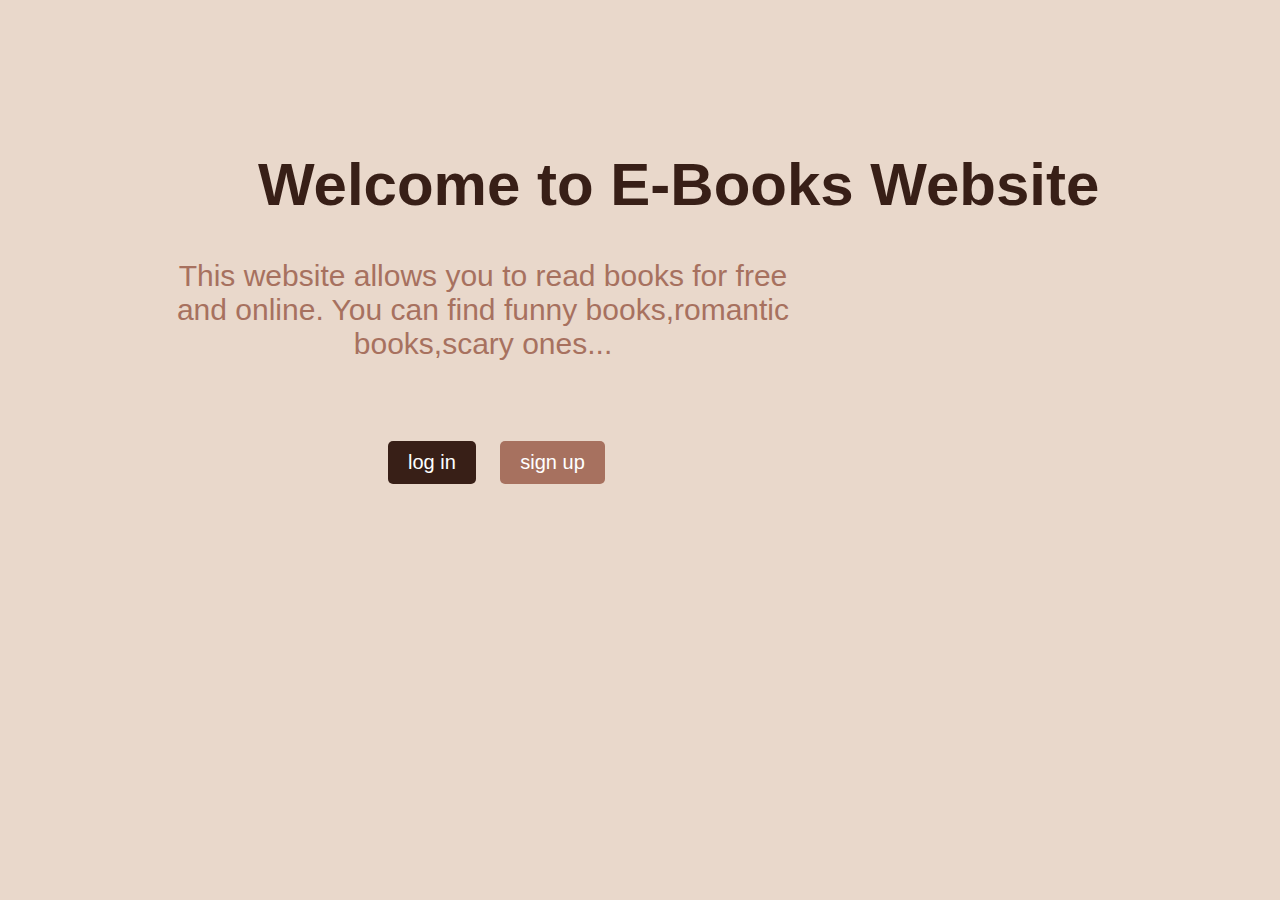
<file: index.html>
<!DOCTYPE html>
<html lang="en">
<head>
    <meta charset="UTF-8">
    <meta name="viewport" content="width=device-width, initial-scale=1.0">
    <title>E-book</title>
    <link rel="stylesheet" href="style.css">
</head>
<body>
    <h1>Welcome to E-Books Website</h1>
    <p id="par">This website allows you to read books for free and online. You can find funny books,romantic books,scary ones...</p>

<button class="logi" id="loginForm">log in</button>
<button class="sign" id="sign">sign up</button>

<script>
    document.getElementById("loginForm").addEventListener("click", function(event) {
        event.preventDefault();
        window.location.href = "login.html";
    });
    document.getElementById("sign").addEventListener("click", function(event) {
        event.preventDefault();
        window.location.href = "sign.html";
    });
</script>
    
</body>
</html>
</file>
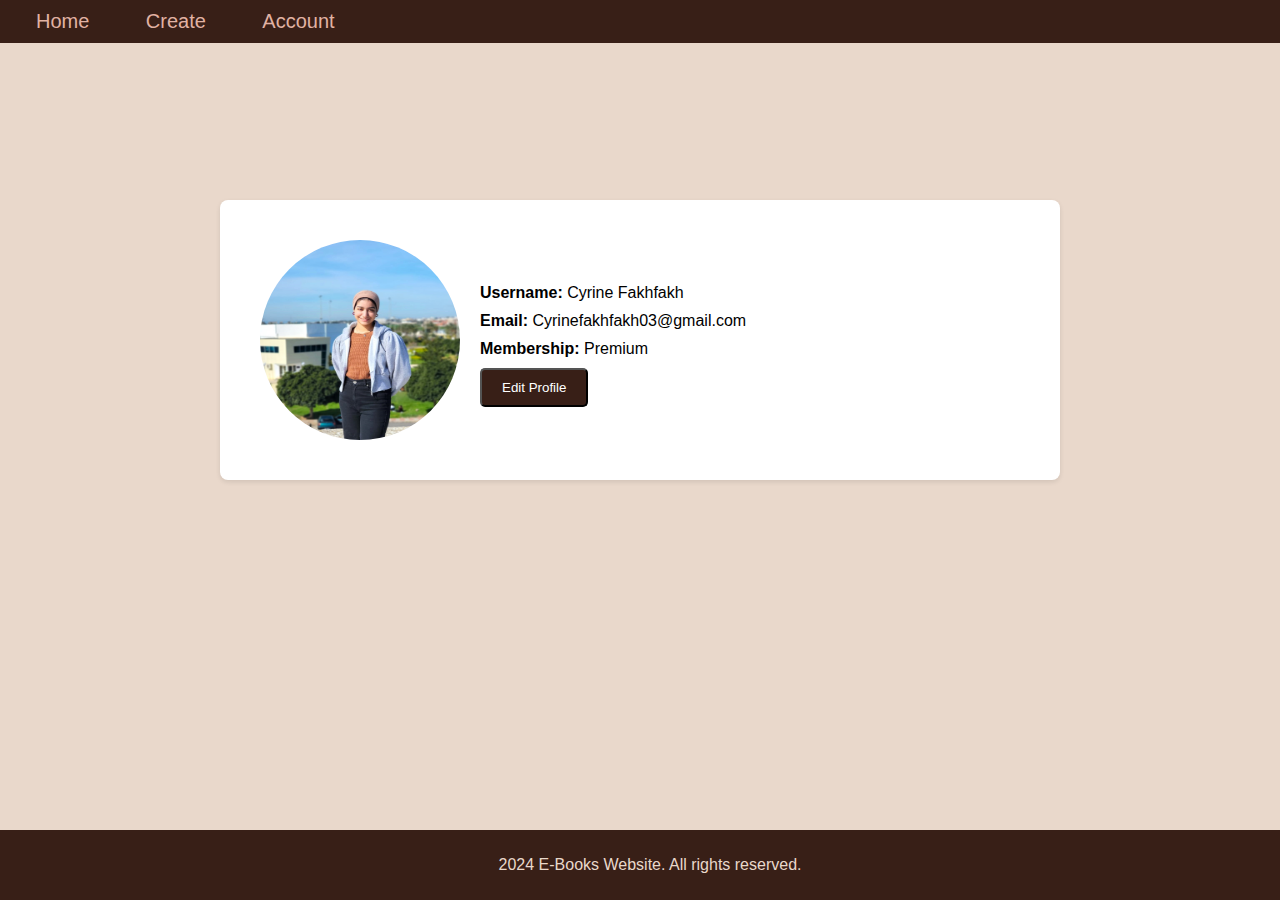
<file: account.html>
<!DOCTYPE html>
<html lang="en">
<head>
    <meta charset="UTF-8">
    <meta name="viewport" content="width=device-width, initial-scale=1.0">
    <title>My Account</title>
    <link rel="stylesheet" href="count.css">
</head>
<body>
  
    
    <nav class="main-nav">
        <a href="main.html">Home</a>
        <a href="mybook.html">Create</a>
        <a href="account.html" class="active">Account</a>
    </nav>
    
    <main class="main-content">
        <section class="account-info">
            <img src="photos/user.jpg" alt="User Profile Picture" class="profile-pic">
            <div class="info">
                <p><strong>Username:</strong> Cyrine Fakhfakh</p>
                <p><strong>Email:</strong> Cyrinefakhfakh03@gmail.com</p>
                <p><strong>Membership:</strong> Premium</p>
                <button class="btn edit-profile">Edit Profile</button>
            </div>
        </section>
    </main>
    
    <footer class="main-footer">
        <p>2024 E-Books Website. All rights reserved.</p>
    </footer>
</body>
</html>
</file>
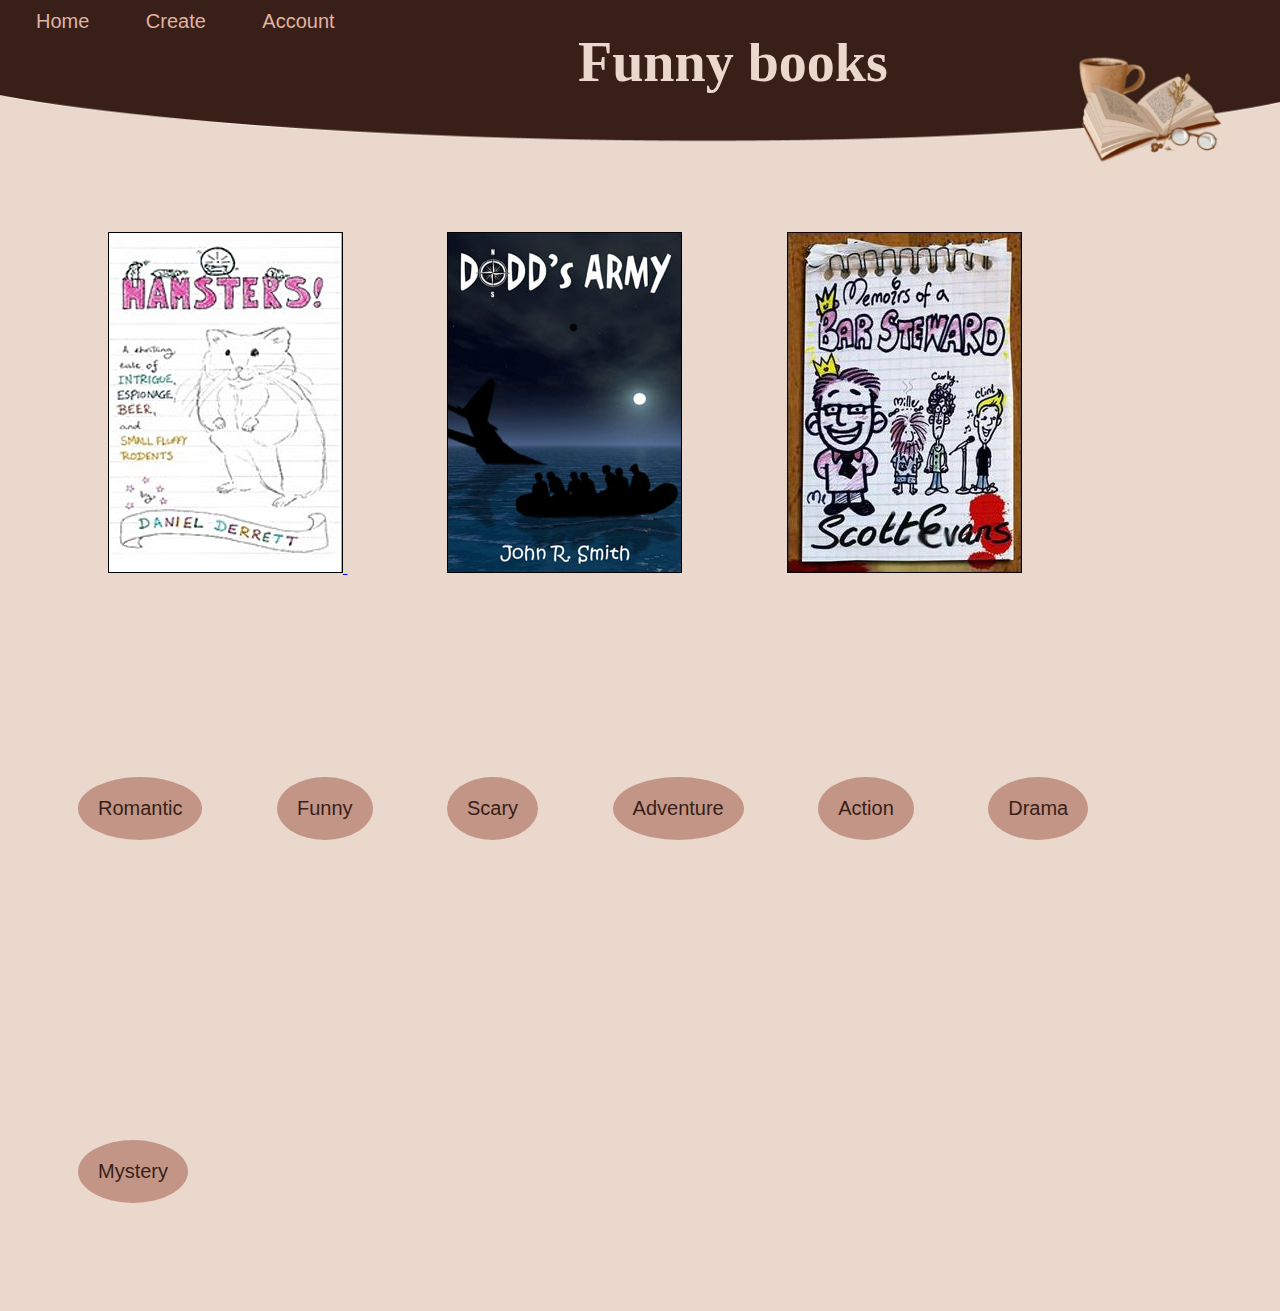
<file: funny.html>
<!DOCTYPE html>
<html lang="en">
<head>
    <meta charset="UTF-8">
    <meta name="viewport" content="width=device-width, initial-scale=1.0">
    <link rel="stylesheet" href="funny.css">
    <title>funny books</title>
</head>

<body>

    <nav>
        <a href="main.html">Home</a>
        <a href="mybook.html">Create</a>
        <a href="account.html">Account</a>
        
       
    </nav>
   
   
    <h1>Funny books</h1>


    <a href="Hamsters-obooko-hum0017.pdf">
        <img src="photos/hamsters-derrett.jpg" alt = "hamster" >
    </a>
    <a href="DoddsArmy-obooko-adv0020.pdf">
        <img src="photos/dodds.jpg" alt = "dodds" ></a>
    <a href="BarSteward-obooko-hum0023.pdf">
        <img src="photos/bar-steward-evans.jpg" >
    </a>

</a>

</div>
    <div class="type">
   
    <button id="romantic">Romantic</button> 
    <button id="funny" >Funny</button>
    <button id="scary">Scary</button>
    <button id="adventure">Adventure</button>
    <button id="action">Action</button>
    <button id="drama">Drama</button>
    <button id="mystery">Mystery</button>

</div>

<script>

document.getElementById('romantic').addEventListener('click', function(event) {
    event.preventDefault();
    window.location.href='romantic.html';
});
document.getElementById('scary').addEventListener('click', function(event) {
    event.preventDefault();
    window.location.href='scary.html';
});
document.getElementById('adventure').addEventListener('click', function(event) {
    event.preventDefault();
    window.location.href='adventure.html';
});

</script>

</body>
</html>
</file>
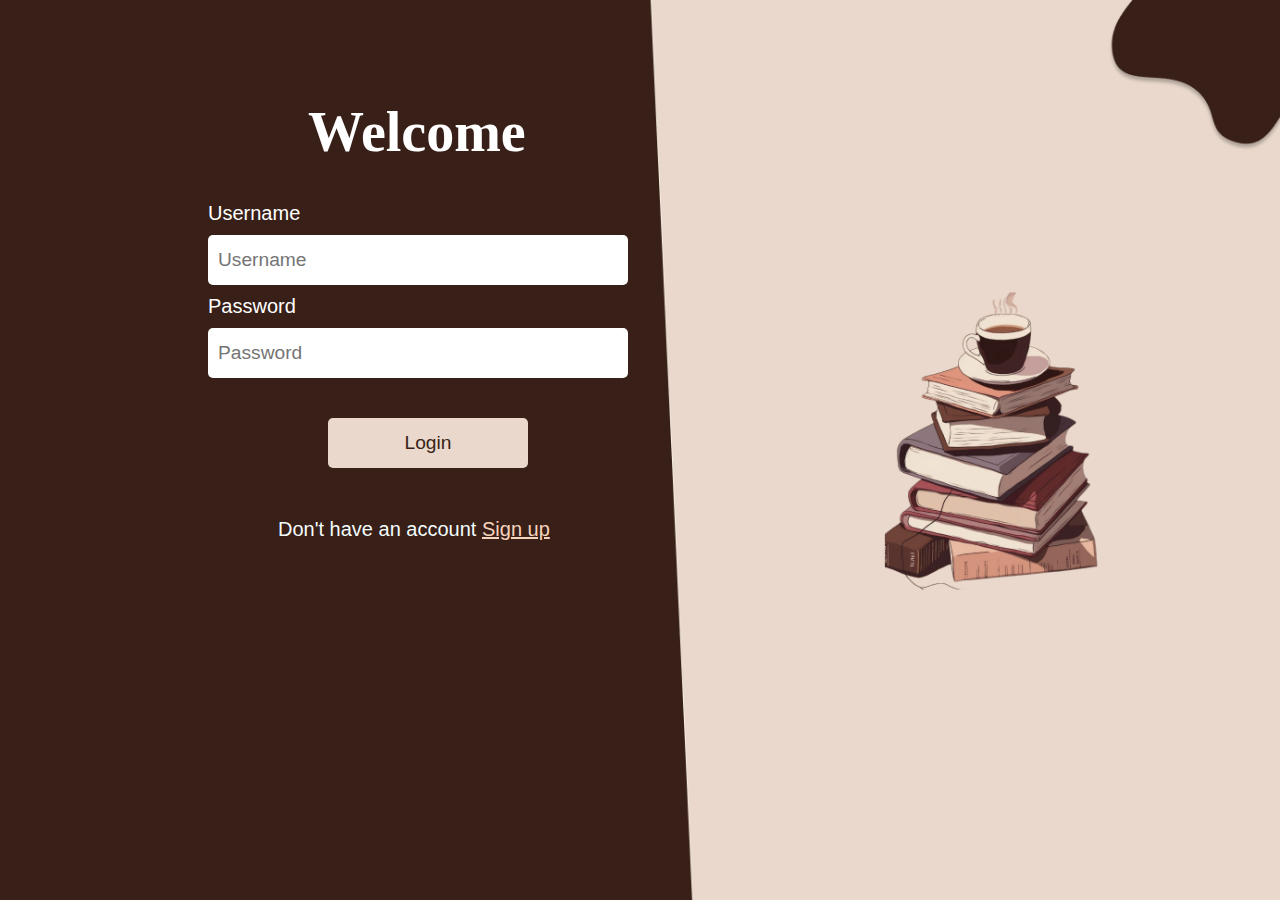
<file: login.html>
<!DOCTYPE html>
<html lang="en">
<head>
    
    <link rel="stylesheet" href="login.css">
    <title>Login</title>
</head>
<body>
    <h1>Welcome</h1>
    <form action="login.php" method="post" id="loginForm">
        <label for="username">Username</label>
        <br>
        
        <input type="text" name="username" placeholder="Username" required >
        <br>
        <label for="password">Password</label>
        <br> 
        <input type="password" name="password" placeholder="Password" required>
        <br>
        <button type="submit">Login</button>
    </form>
    <p>Don't have an account <a href="sign.html">Sign up</a></p>
    
    <script>
        document.addEventListener("DOMContentLoaded", function() {
            document.getElementById("loginForm").addEventListener("submit", function(event) {
                event.preventDefault();
                window.location.href = "main.html";
            });
        });
    </script>
</body>
</html>
</file>
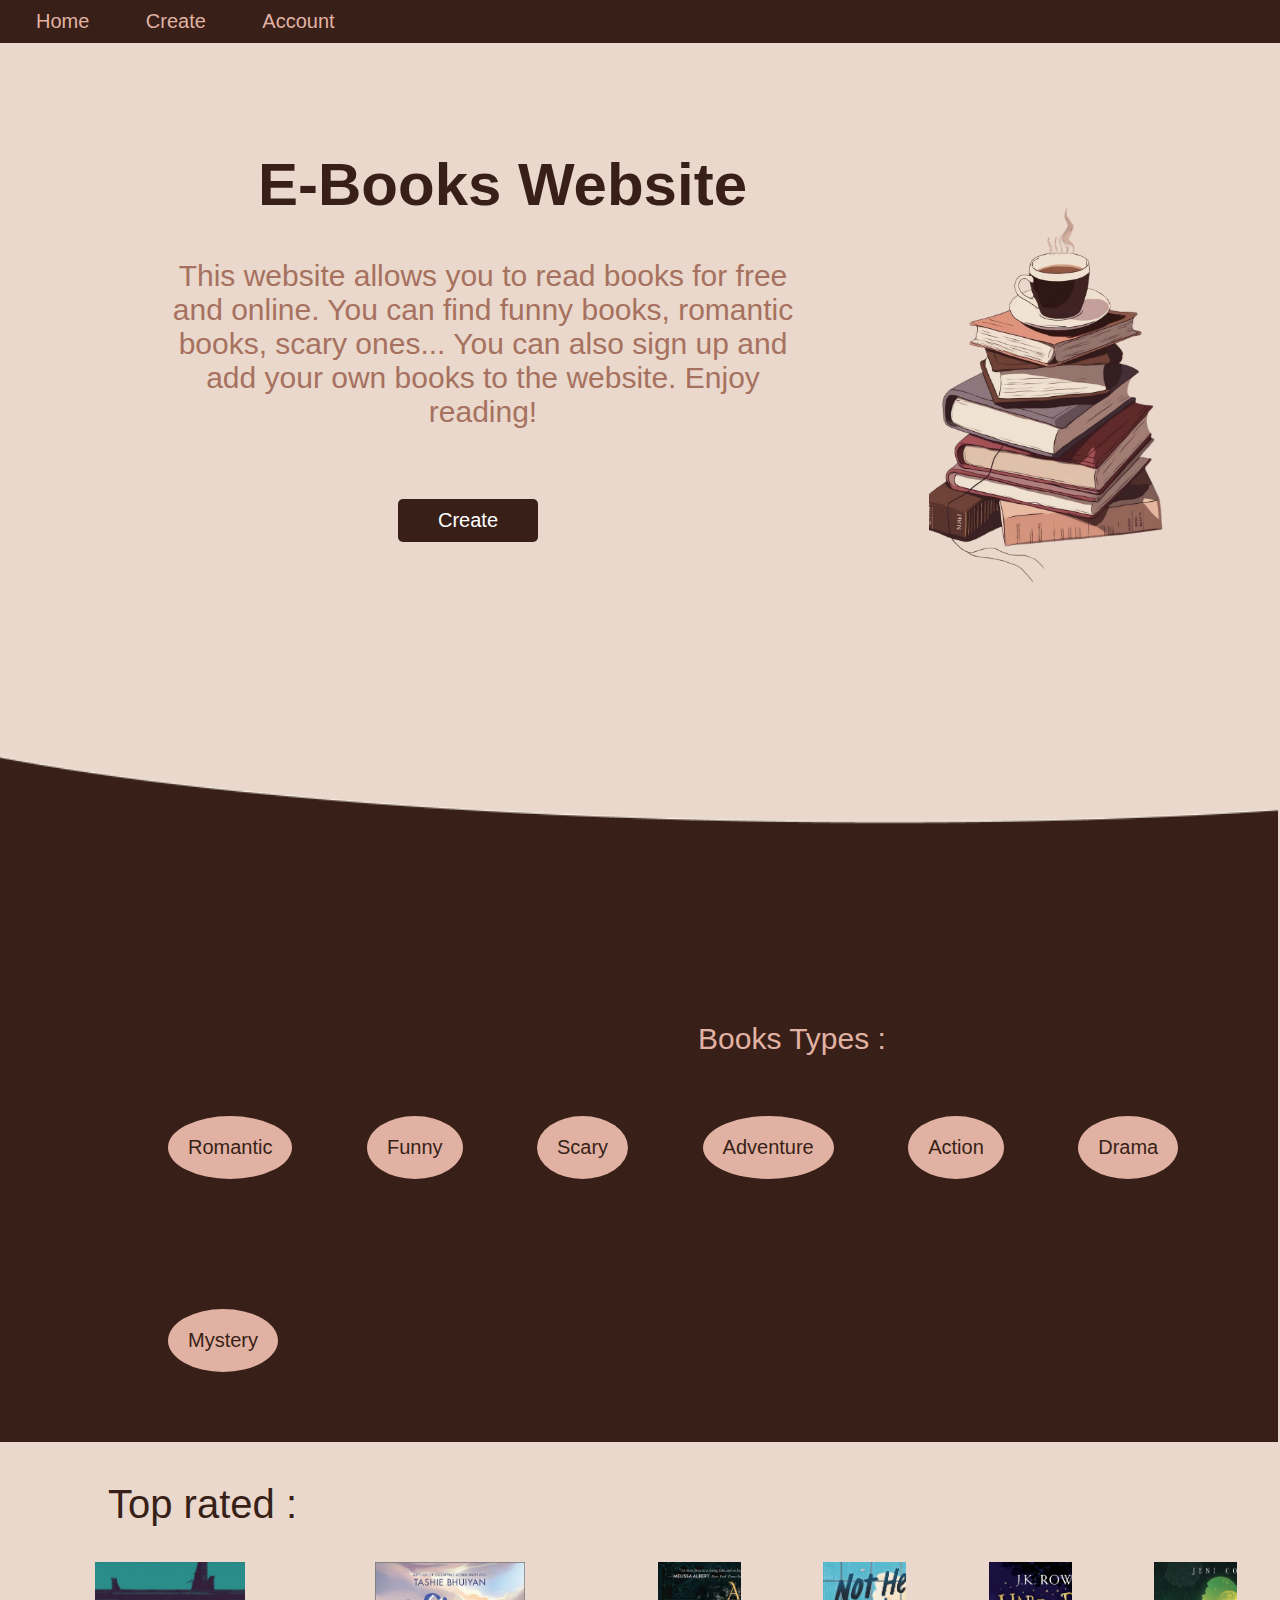
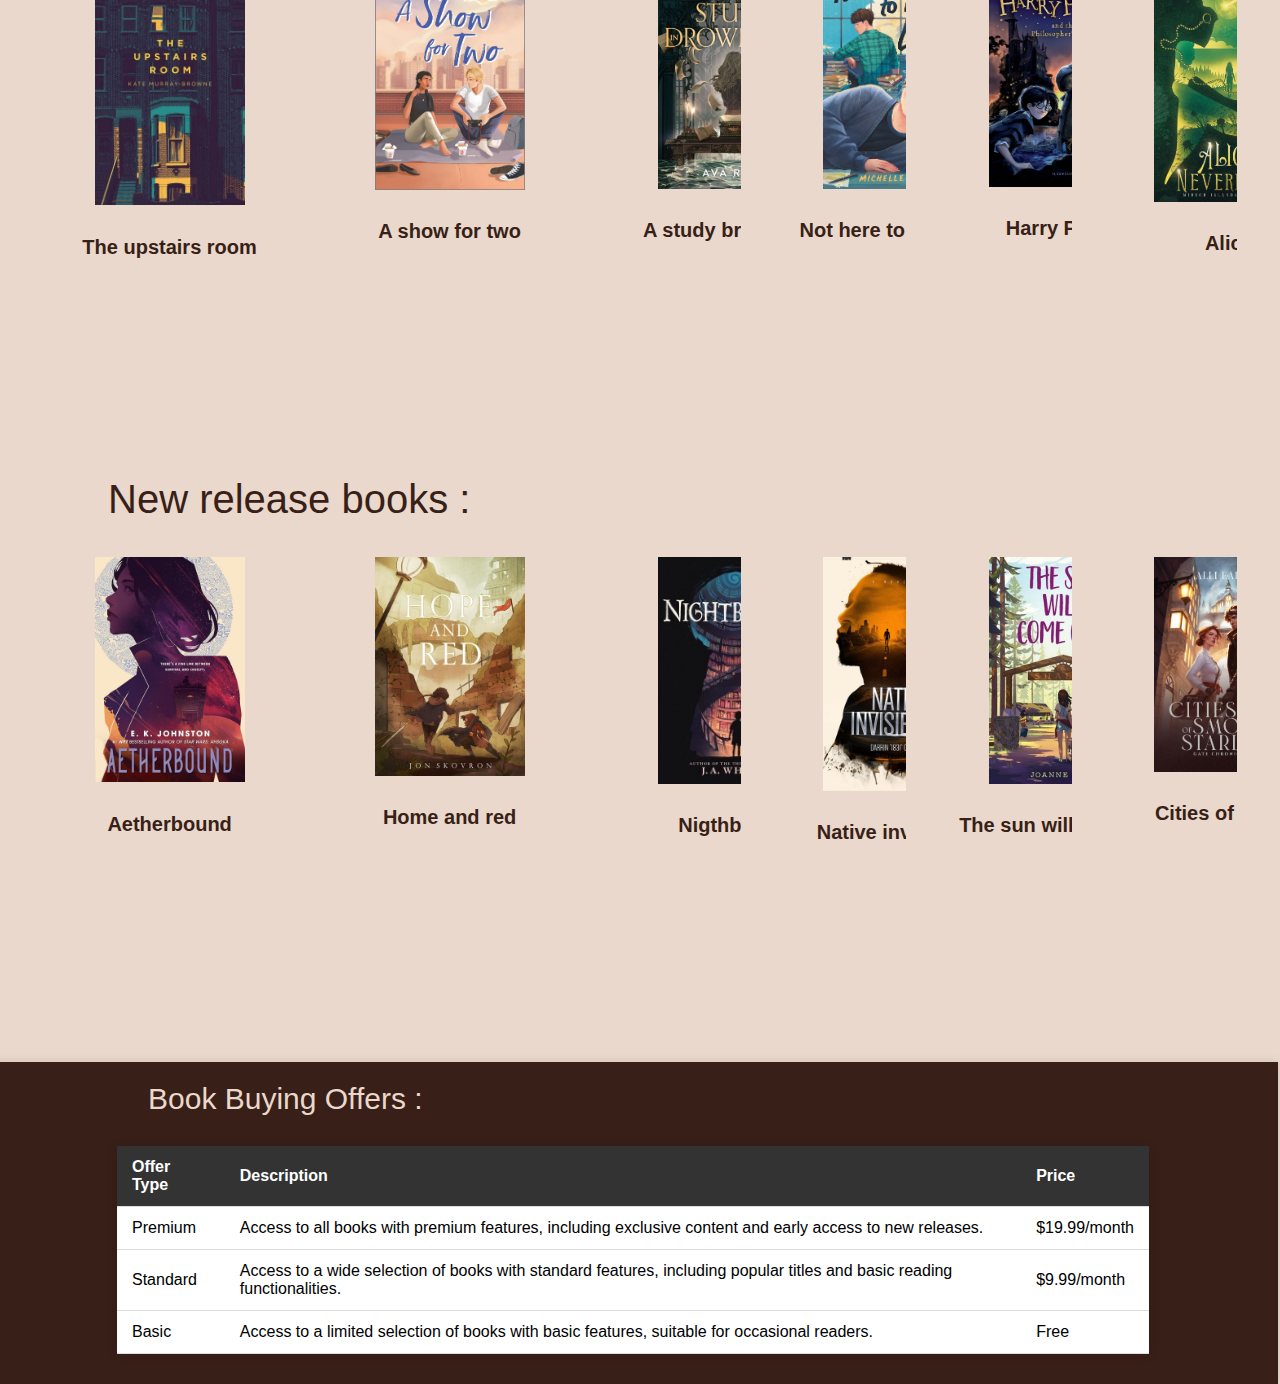
<file: main.html>
<!DOCTYPE html>
<html lang="en">
<head>
    
    <link rel="stylesheet" href="style.css">
    <title>e-book</title>
</head>
<body>
    
    <nav>
        <a href="main.html">Home</a>
        <a href="mybook.html">Create</a>
        <a href="account.html">Account</a>
        
       
    </nav>
    
    <div id="main">
        
        <h1>E-Books Website</h1>
        <p id="par">This website allows you to read books for free and online. You can find funny books, romantic books, scary ones... You can also sign up and add your own books to the website. Enjoy reading!</p>
        <button class="create" id="create">Create</button>
        <div class="content-wrapper">
            <img src="photos/booksandcoffe.png" width="20%" class="book-image"> 
        </div>
           
       
    </div>
    
    <div class="types">
        
    
        <p id="bookstype">Books Types :</p>

        <div class="type">
        
            <button id="romantic">Romantic</button>
            <button id="funny" >Funny</button>
            <button id="scary">Scary</button>
            <button id="adventure">Adventure</button>
            <button id="action">Action</button>
            <button id="drama">Drama</button>
            <button id="mystery">Mystery</button>

        </div>

    </div>

<p id="top">Top rated :</p>
    <div class="box">
        
        
        <div class="card">
            <div class="img">
                <img src="photos/book1.jpeg" width="60%">
                <div class="tag">
                    <h4>The upstairs room</h4>
                </div>

            </div>
        </div>
    
        <div class="card">
            <div class="img">
                <img src="photos/book2.jpeg" width="60%">
                <div class="tag">
                    <h4>A show for two</h4>
                </div>

            </div>
        </div>

        <div class="box">
            <div class="card">
                <div class="img">
                    <img src="photos/book3.jpeg" width="60%" >
                    <div class="tag">
                        <h4>A study browningg</h4>
                    </div>
    
                </div>
            </div>
        </div>
        
        <div class="box">
            <div class="card">
                <div class="img">
                    <img src="photos/book6.jpeg" width="60%">
                    <div class="tag">
                        <h4>Not here to be likedd</h4>
                    </div>
    
                </div>
            </div>
        </div>

        <div class="box">
            <div class="card">
                <div class="img">
                    <img src="photos/book5.jpeg" width="60%">
                    <div class="tag">
                        <h4>Harry Potter</h4>
                    </div>
    
                </div>
            </div>
        </div>
        <div class="box">
            <div class="card">
                <div class="img">
                    <img src="photos/book4.jpeg" width="60%">
                    <div class="tag">
                        <h4>Alice</h4>
                    </div>
    
                </div>
            </div>
        </div>




    </div>










<p id="top">New release books :</p>
    <div class="box">
        
        
        <div class="card">
            <div class="img">
                <img src="photos/new (1).jpeg" width="60%">
                <div class="tag">
                    <h4>Aetherbound</h4>
                </div>

            </div>
        </div>
    
        <div class="card">
            <div class="img">
                <img src="photos/new (2).jpeg" width="60%">
                <div class="tag">
                    <h4>Home and red</h4>
                </div>

            </div>
        </div>

        <div class="box">
            <div class="card">
                <div class="img">
                    <img src="photos/new (3).jpeg" width="60%" >
                    <div class="tag">
                        <h4>Nigthbooks</h4>
                    </div>
    
                </div>
            </div>
        </div>

         <div class="box">
            <div class="card">
                <div class="img">
                    <img src="photos/new6.jpeg" width="60%">
                    <div class="tag">
                        <h4>Native invisibility</h4>
                    </div>
    
                </div>
            </div>
        </div>

        <div class="box">
            <div class="card">
                <div class="img">
                    <img src="photos/new (4).jpeg" width="60%">
                    <div class="tag">
                        <h4>The sun will come out</h4>
                    </div>
    
                </div>
            </div>
        </div>

        <div class="box">
            <div class="card">
                <div class="img">
                    <img src="photos/new (5).jpeg" width="60%">
                    <div class="tag">
                        <h4>Cities of smoke</h4>
                    </div>
    
                </div>
            </div>
        </div>
       
        


    </div>







<footer>
    <p id="Offer">Book Buying Offers :</p>

    <table>
        <thead>
            <tr>
                <th>Offer Type</th>
                <th>Description</th>
                <th>Price</th>
            </tr>
        </thead>
        <tbody>
            <tr>
                <td>Premium</td>
                <td>Access to all books with premium features, including exclusive content and early access to new releases.</td>
                <td>$19.99/month</td>
            </tr>
            <tr>
                <td>Standard</td>
                <td>Access to a wide selection of books with standard features, including popular titles and basic reading functionalities.</td>
                <td>$9.99/month</td>
            </tr>
            <tr>
                <td>Basic</td>
                <td>Access to a limited selection of books with basic features, suitable for occasional readers.</td>
                <td>Free</td>
            </tr>
        </tbody>
    </table>


</footer>

 

    
    <script>
        document.getElementById('create').addEventListener('click', function(event) {
            event.preventDefault();
            window.location.href='mybook.html';
        });
        
        document.getElementById('funny').addEventListener('click', function(event) {
            event.preventDefault();
            window.location.href='funny.html';
        });
        document.getElementById('romantic').addEventListener('click', function(event) {
            event.preventDefault();
            window.location.href='romantic.html';
        });
        document.getElementById('scary').addEventListener('click', function(event) {
            event.preventDefault();
            window.location.href='scary.html';
        });
        document.getElementById('adventure').addEventListener('click', function(event) {
            event.preventDefault();
            window.location.href='adventure.html';
        });
    
    
        

    </script>


    
</body>
</html>
</file>
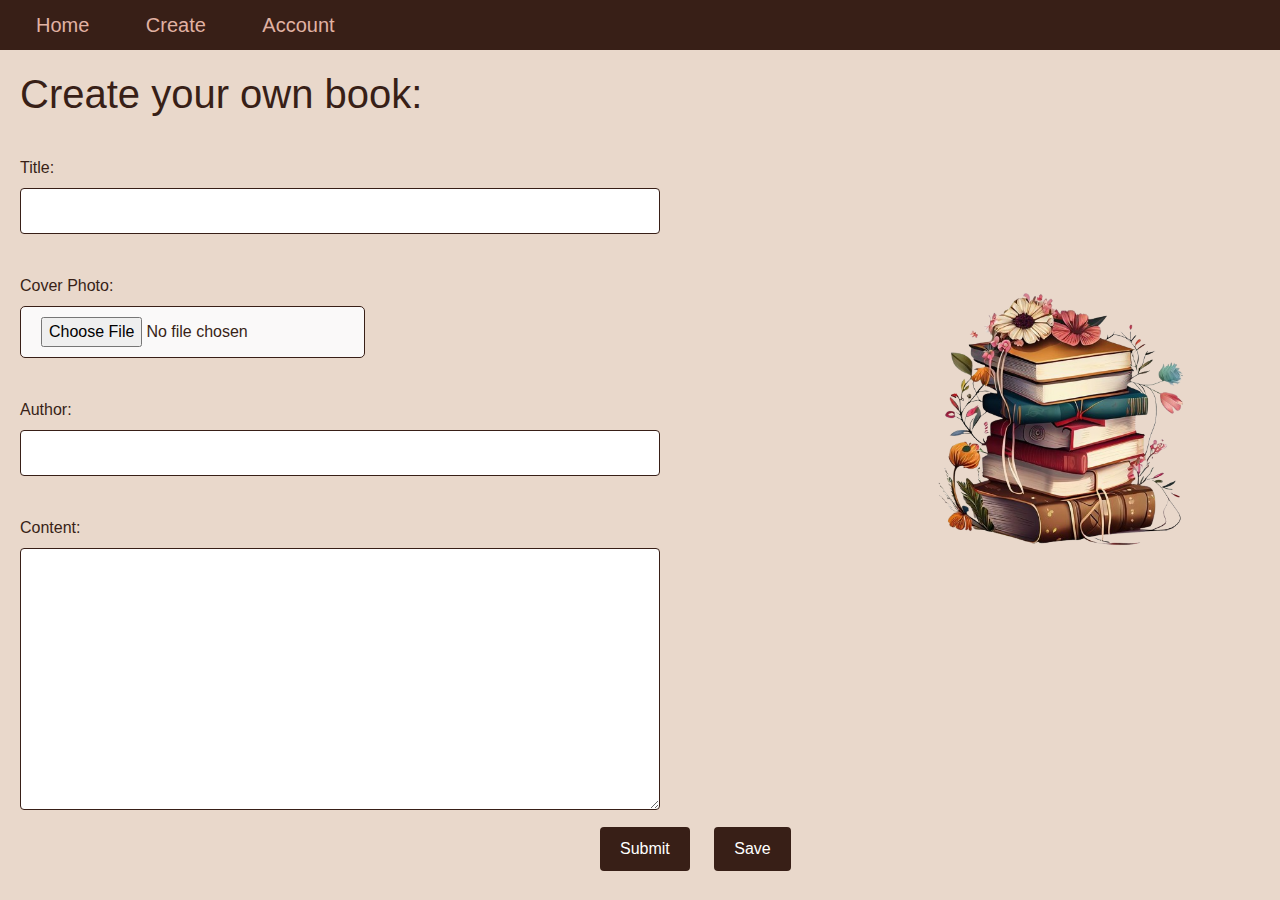
<file: mybook.html>
<!DOCTYPE html>
<html lang="en">
<head>
    <meta charset="UTF-8">
    <meta name="viewport" content="width=device-width, initial-scale=1.0">
    <!-- CSS only -->   
    <link rel="stylesheet" href="https://stackpath.bootstrapcdn.com/bootstrap/4.5.2/css/bootstrap.min.css">
    <link rel="stylesheet" href="mybook.css">
    <title>Document</title>
</head>
<body>
    <nav>
        <a href="main.html">Home</a>
        <a href="mybook.html">Create</a>
        <a href="account.html">Account</a>
    </nav>
    <h1>Create your own book:</h1>
    <form action="submit_book.php" method="POST">
        <label for="title">Title:</label><br>
        <input type="text" id="title" name="title" required>
        <br>
        <label for="photo">Cover Photo:</label><br>
        <input type="file" id="photo" name="photo" >

        <br>
        <label for="author">Author:</label><br>
        <input type="text" id="author" name="author" required><br>
        <label for="content">Content:</label><br>
        <textarea id="content" name="content" rows="10" required></textarea><br>
        <button type="submit">Submit</button>
        <button type="save" id="save">Save</button>
    </form>
    <div class="content-wrapper">
        <img src="photos/flowerbooks.png" width="20%" class="book-image">
    </div>
    
</body>
</html>
</file>
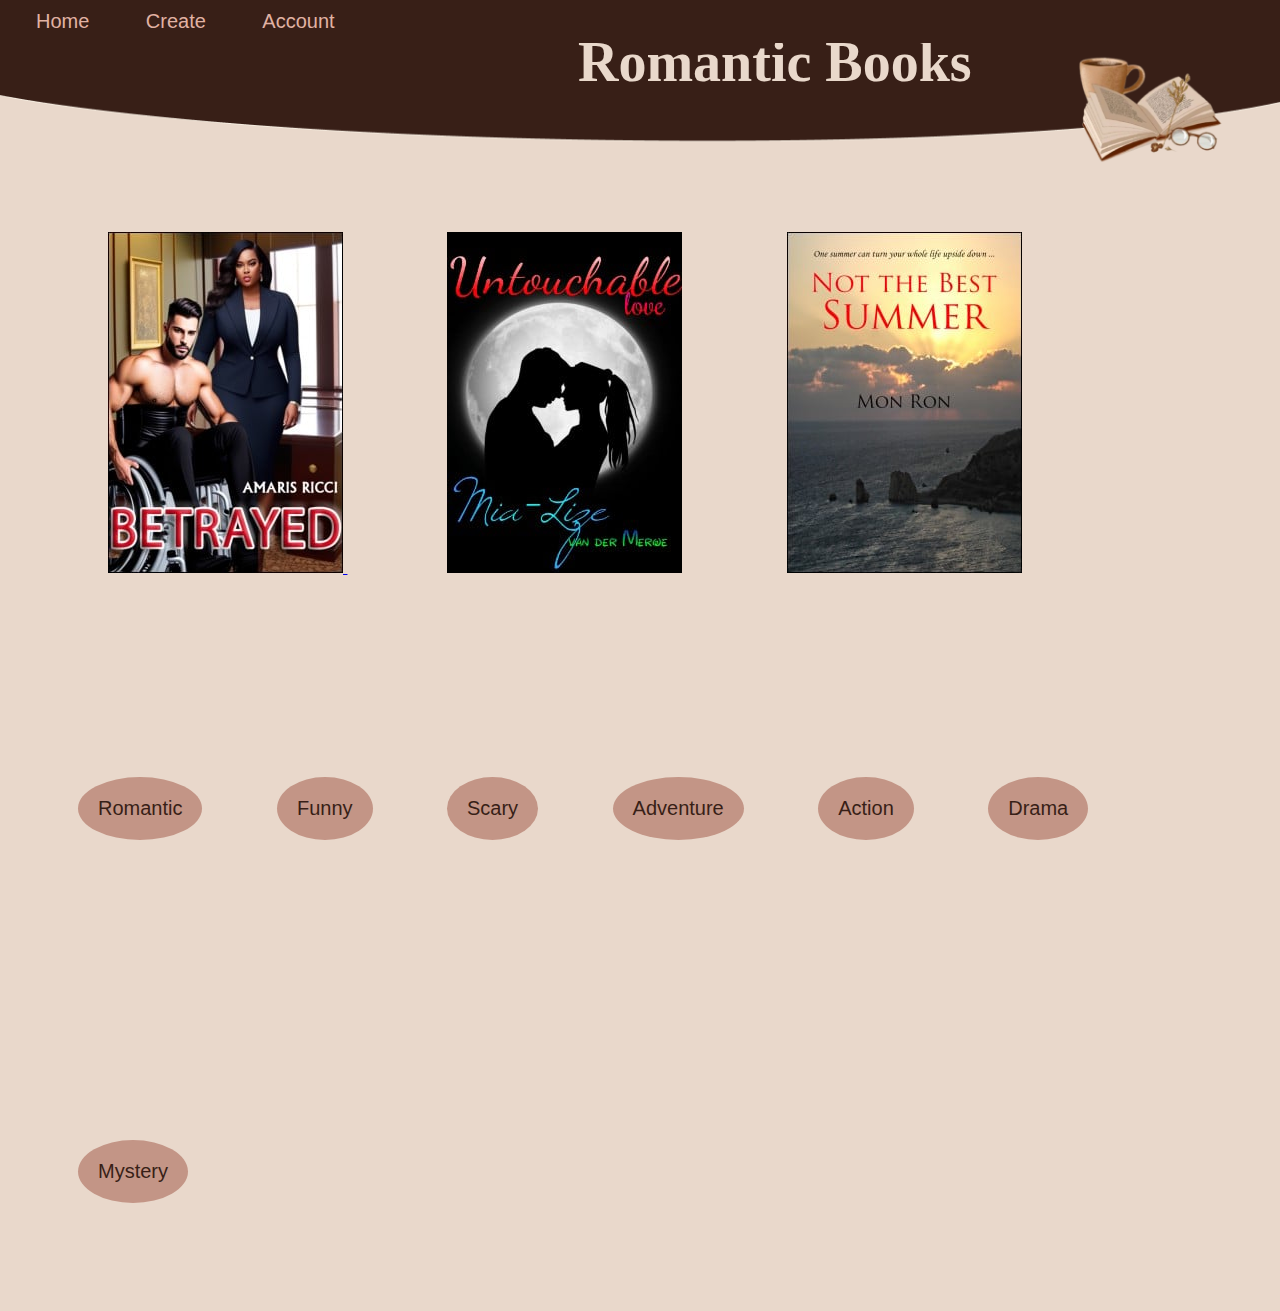
<file: Romantic.html>
<!DOCTYPE html>
<html lang="en">
<head>
    <meta charset="UTF-8">
    <meta name="viewport" content="width=device-width, initial-scale=1.0">
    <title>Romantic</title>
    <link rel="stylesheet" href="funny.css">
</head>
<body>
    <nav>
        <a href="main.html">Home</a>
        <a href="mybook.html">Create</a>
        <a href="account.html">Account</a>
        
       
    </nav>

    <h1>Romantic Books</h1>
    <a href="hydra-series-betrayed-book-one-obooko.pdf">
        <img src="photos/betrayed.jpg" alt = "betrayed" >
    </a>
    <a href="untouchable-love-obooko.pdf">
        <img src="photos/untouchable-love.jpg" alt = "untouchable-love" ></a>

    </a>
    <a href="not-the-best-summer-mon-ron-obooko.pdf">
    <img src="photos/not the best summer.jpg" alt = "not-the-best-summer" ></a>
</a>
</div>
<div class="type">

<button id="romantic">Romantic</button>
<button id="funny" >Funny</button>
<button id="scary">Scary</button>
<button id="adventure">Adventure</button>
<button id="action">Action</button>
<button id="drama">Drama</button>
<button id="mystery">Mystery</button>

</div>

<script>
document.getElementById('funny').addEventListener('click', function(event) {
event.preventDefault();
window.location.href='funny.html';
});

document.getElementById('romantic').addEventListener('click', function(event) {
event.preventDefault();
window.location.href='romantic.html';
});
document.getElementById('scary').addEventListener('click', function(event) {
event.preventDefault();
window.location.href='scary.html';
});
document.getElementById('adventure').addEventListener('click', function(event) {
event.preventDefault();
window.location.href='adventure.html';
});

</script>
</body>
</html>
</file>
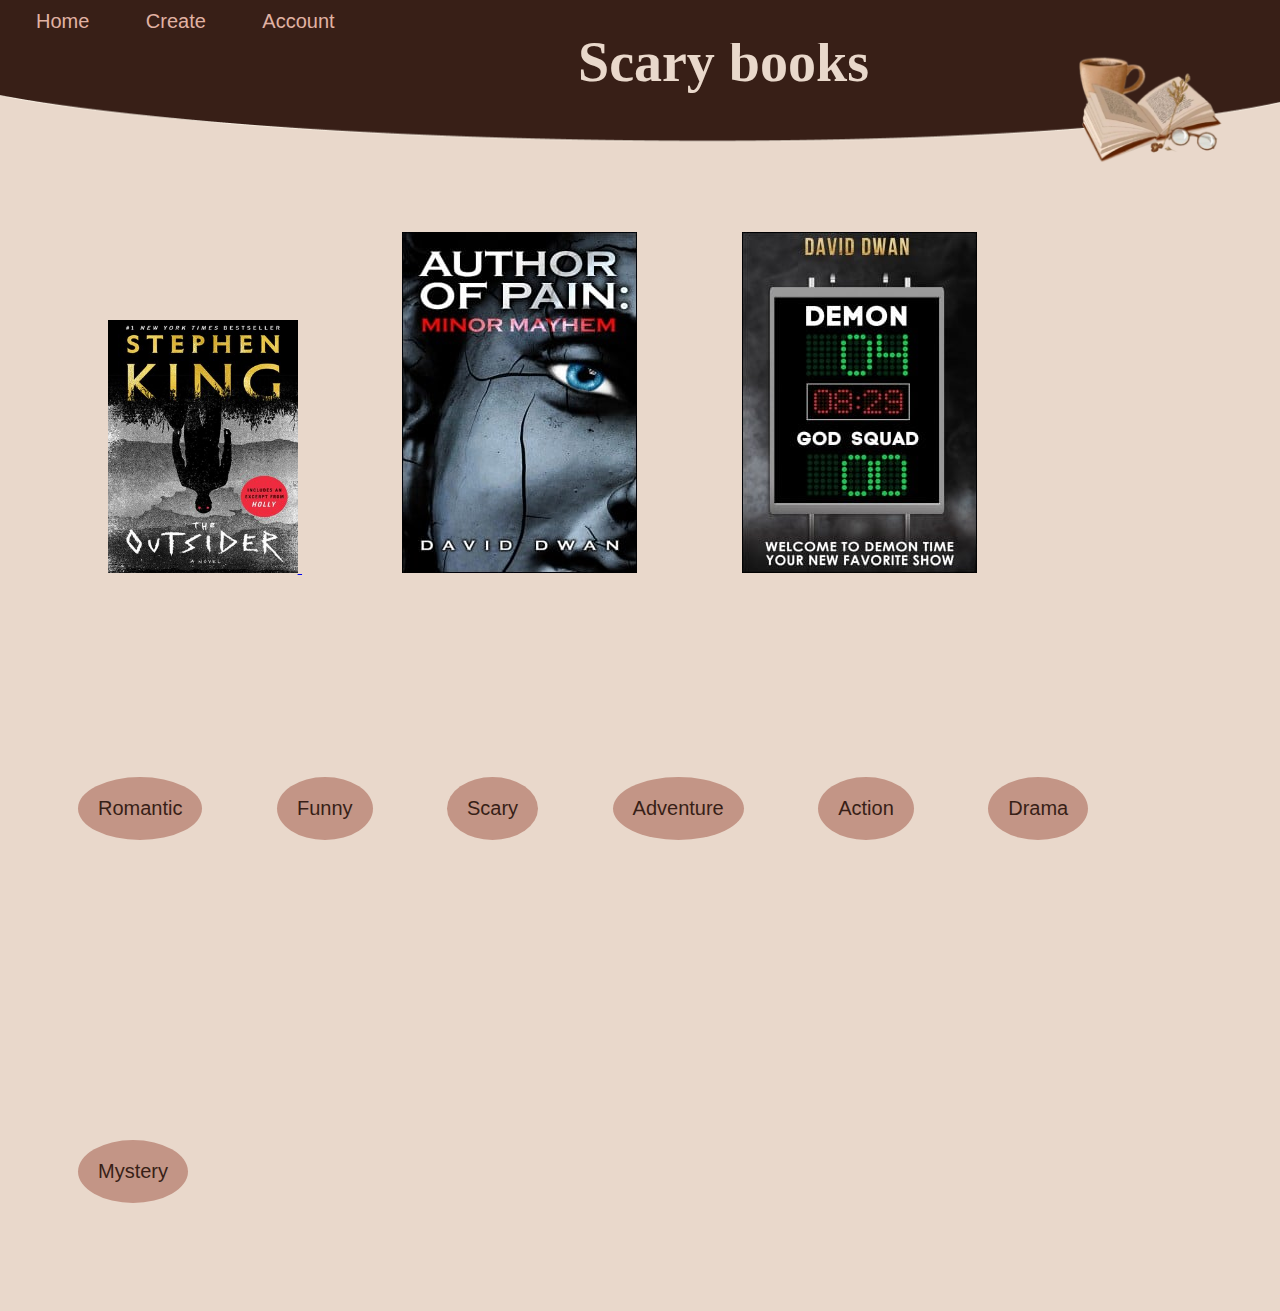
<file: scary.html>
<!DOCTYPE html>
<html lang="en">
<head>
    <meta charset="UTF-8">
    <meta name="viewport" content="width=device-width, initial-scale=1.0">
    <title>Scary books</title>
    <link rel="stylesheet" href="funny.css">
</head>
<body>
    <nav>
        <a href="main.html">Home</a>
        <a href="mybook.html">Create</a>
        <a href="account.html">Account</a>
        
       
    </nav>

    <h1>Scary books</h1>
    <a href="The Outsiders Novel by SE Hinton.pdf">
        <img src="photos/outsider.jpg" alt = "the outsiders" width="15%">
    </a>
    <a href="author-of-pain-minor-mayhem-obooko.pdf">
<img src="photos/author of pain.jpg" alt = "minor mayhem" ></a>
    </a>
    <a href="demon-4-god-squad-0-obooko.pdf">
    <img src="photos/demon.jpg" alt = "demon 4 god squad 0" ></a>
    </a>
</div>
<div class="type">

<button id="romantic">Romantic</button>
<button id="funny" >Funny</button>
<button id="scary">Scary</button>
<button id="adventure">Adventure</button>
<button id="action">Action</button>
<button id="drama">Drama</button>
<button id="mystery">Mystery</button>

</div>

<script>
document.getElementById('funny').addEventListener('click', function(event) {
event.preventDefault();
window.location.href='funny.html';
});

document.getElementById('romantic').addEventListener('click', function(event) {
event.preventDefault();
window.location.href='romantic.html';
});
document.getElementById('scary').addEventListener('click', function(event) {
event.preventDefault();
window.location.href='scary.html';
});
document.getElementById('adventure').addEventListener('click', function(event) {
event.preventDefault();
window.location.href='adventure.html';
});

</script>
</body>
</html>
</file>
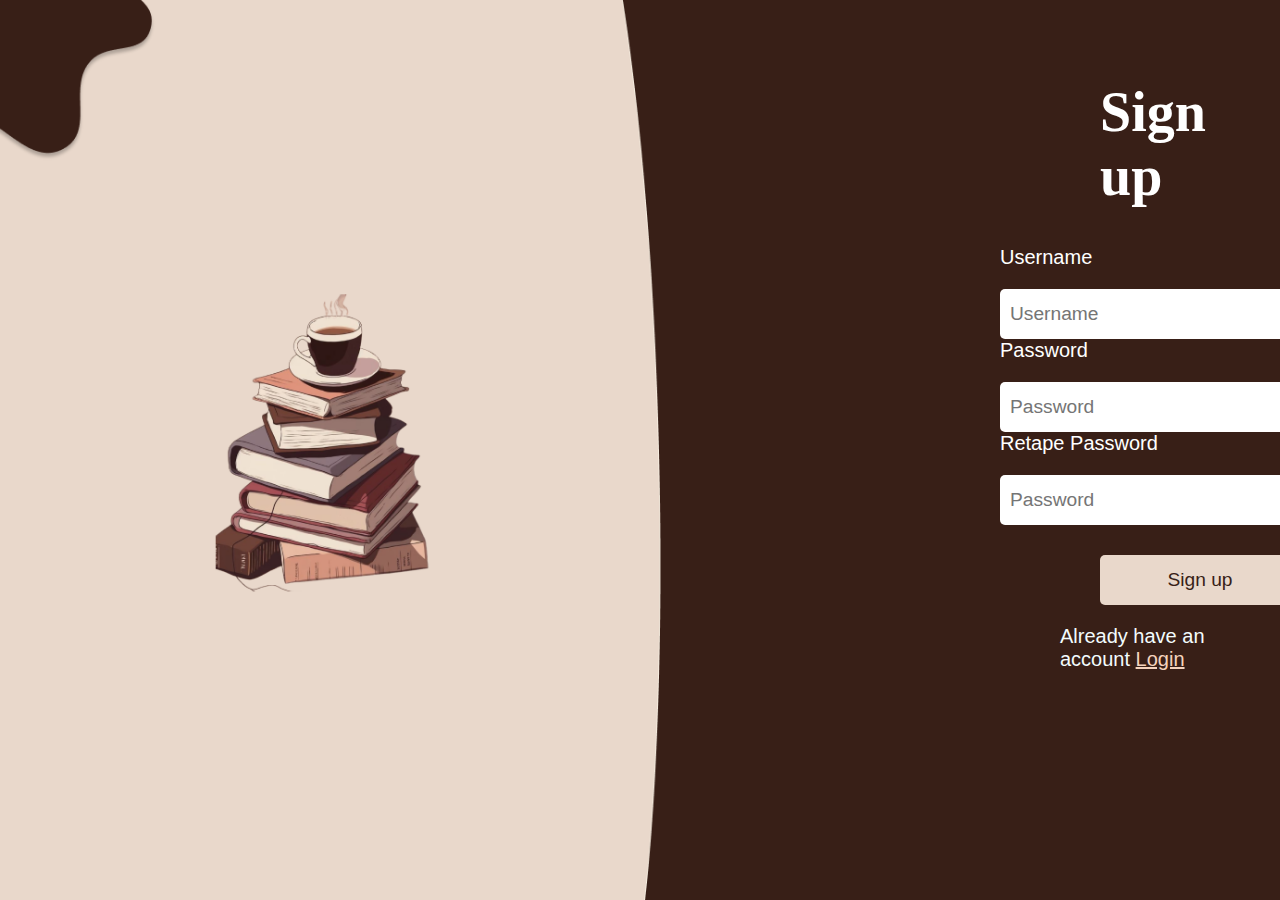
<file: sign.html>
<!DOCTYPE html>
<html lang="en">
<head>
    <meta charset="UTF-8">
   
    <title>Sign up</title>
    <link rel="stylesheet" href="sign.css">
</head>
<body>
    <h1>Sign up</h1>
    <form action="sign.php" method="post" id="signForm">
        <label for="username">Username</label>
        <br>
        <input type="text" name="username" placeholder="Username"required>
        <br>
        <label for="password">Password</label>
        <br> 
        <input type="password" name="password" placeholder="Password" required>
        <br>
        <label for="password">Retape Password</label>
        <br> 
        <input type="password" name="password" placeholder="Password"required >
        <br>
        <button type="submit">Sign up</button>
    </form>
    <p>Already have an account <a href="login.html">Login</a></p>
    <script>
        document.addEventListener("DOMContentLoaded", function() {
            document.getElementById("signForm").addEventListener("submit", function(event) {
                event.preventDefault();
                window.location.href = "Main.html";
            });
        });
    </script>
    
</body>
</html>
</file>
<file: style.css>
body{
    background-color:#E9D8CB;
    
    font-family: Arial, Helvetica, sans-serif;
}
h1{
    color: #381F17;
    margin-top: 150px;
    margin-left: 250px;
    font-size: 60px;
    
}
#par{
    color: #a7715f;
    margin-left: 150px;
    font-size: 30px;
    
    margin-top: 30px;
    width: 650px;
    font-family: 'Franklin Gothic Medium', 'Arial Narrow', Arial, sans-serif;
    text-align: center;
}
.content-wrapper {
    display: flex;
    align-items: center;
}

.book-image {
    margin-left: auto; 
    margin-top: -500px;
    margin-right: 90px;
}
button.create{
    margin-left: 390px;
    margin-top: 40px;
    background-color: #381F17;
    color: white;
    padding: 10px 40px;
    font-size: 20px;
    border: none;
    cursor: pointer;
    border-radius: 5px;
    transition: .5s;
    font-family: 'Poppins', sans-serif;
}
button.create:hover{
    background-color:#a7715f;
    color: white;
}
nav{
    background-color: #381F17;
    padding: 10px;
    margin-bottom: 20px;
    position: fixed;
    width: 100%;
    z-index: 100;
    top: 0;
    left: 0;
}
nav a{
    color: #e1b2a3;
    text-decoration: none;
    margin: 0 10px;
    padding: 14px 16px;
    font-style: normal;
    font-size: 20px;

}
nav a:hover{
    color: #fff;
text-decoration: none;
}
button.logi{
    margin-left: 380px;
    margin-top: 50px;
    background-color: #381F17;
    color: white;
    padding: 10px 20px;
    font-size: 20px;
    border: none;
    cursor: pointer;
    border-radius: 5px;
    transition: .5s;
    font-family: 'Poppins', sans-serif;
}
button.logi:hover{
    background-color:#381F17 ;
    color: white;
}
button.sign:hover{
    background-color:#a7715f ;
    color: white;
}
button.sign{
    margin-left: 20px;
    margin-top: 50px;
    background-color: #a7715f;
    color: white;
    padding: 10px 20px;
    font-size: 20px;
    border: none;
    cursor: pointer;
    border-radius: 5px;
    transition: .5s;
    font-family: 'Poppins', sans-serif;
}

button{
    border-radius: 100%;
    background-color: #e1b2a3;
    color: #381F17;
    padding: 20px 20px;
    font-size: 20px;
    border: none;
    cursor: pointer;
    margin-left: 70px;
    
    margin-top: 30px;
    transition: .5s;
    margin-bottom: 100px;
}

p{
    color: #a7715f;
    font-size: 30px;
    margin-left: 100px;
    font-family: 'Poppins', sans-serif;
}
#bookstype{
    margin-left: 700px;
    margin-top: 80px;
    font-size: 30px;
    color: #e1b2a3;
    font-family: 'Poppins', sans-serif;
    

}
.type{
    margin-left: 100px;

}
.types{
    margin-top: 100px;
    background-image: url('photos/types.png');
    background-size: cover;
    height: 500px;
    padding-top: 200px;
    
    box-shadow: #333;
    margin-left: -10px;
    margin-right: -6px;
}


a {
    text-decoration: none;
    color: #000;
}

a:hover {
    text-decoration: none;
    color: #000;
}
footer{
    background-color: #381F17;
    margin-left: -20px;
    margin-right: -6px;
    margin-bottom: -20px;
    box-shadow: 0 0 10px rgba(0, 0, 0, 0.1);
    padding-bottom: 10px;
   
    
}
#Offer{
   padding-top: 20px;
    margin-left: 160px;
    font-size: 30px;
    color: #E9D8CB;
    font-family: 'Poppins', sans-serif;
    box-shadow: #333;

}



.box{
    width: 95%;
    height:60vh;
    margin:0 auto;
    display:grid;
    grid-template-columns: 1fr 1fr 1fr 1fr 1fr 1fr;
    grid-gap: 20px;
    overflow: hidden;

    

}
.card{
    width:250px;
    height:350px;
    text-align: center;
    padding:5px;
    

}
img{
    margin-top: 60px;
}
.tag{
    margin:12px;
}
h4{
    color:#381F17;
    font-family: Arial, Helvetica, sans-serif;
    font-size: 20px;
}




#top{
    font-size: 40px;
    color: #381F17;
    margin-bottom: -30px;
}


table {
    width: 80%;
    margin: 20px auto;
    border-collapse: collapse;
    background-color: #fff;
    box-shadow: 0 0 10px rgba(0, 0, 0, 0.1);
}

th, td {
    padding: 12px 15px;
    text-align: left;
    border-bottom: 1px solid #ddd;
}

thead {
    background-color: #333;
    color: #fff;
}

tbody tr:hover {
    background-color: #f2f2f2;
}

tbody tr:last-child {
    border-bottom: none;
}





@media only screen and (max-width: 480px) {
    h1 {
        font-size: 30px;
        margin-left: 20px;
    }
    #par, p {
        font-size: 18px;
        margin-left: 20px;
    }
    nav a {
        font-size: 18px;
        padding: 10px 12px;
    }
    .type button {
        padding: 5px;
        font-size: 12px;
    }
    .box {
        grid-template-columns: 1fr;
    }
    .card {
        width: 90%;
    }
}
</file>
<file: count.css>
body {
    font-family: 'Poppins', sans-serif;
    background-color: #E9D8CB;
    margin: 0;
    padding: 0;
}



nav{
    background-color: #381F17;
    padding: 10px;
    margin-bottom: 20px;
    position: fixed;
    width: 100%;
    z-index: 100;
    top: 0;
    left: 0;
}
nav a{
    color: #e1b2a3;
    text-decoration: none;
    margin: 0 10px;
    padding: 14px 16px;
    font-style: normal;
    font-size: 20px;

}
nav a:hover{
    color: #fff;
text-decoration: none;
}



.main-content {
    max-width: 800px;
    margin: 50px auto;
    padding: 20px;
    background-color: white;
    border-radius: 8px;
    box-shadow: 0 2px 5px rgba(0, 0, 0, 0.1);
    margin-top: 200px;
}

.account-info {
    display: flex;
    align-items: center;
    justify-content: center;
    padding: 20px;
}

.profile-pic {
    border-radius: 50%;
    margin-right: 20px;
    width: 200px;
    height: 200px;
}

.info {
    flex-grow: 1;
}

.info p {
    margin: 10px 0;
}

.btn {
    display: inline-block;
    background-color: #381F17;
    color: white;
    padding: 10px 20px;
    text-decoration: none;
    border-radius: 5px;
    cursor: pointer;
    transition: background-color 0.3s;
}

.btn:hover {
    background-color: #a7715f;
}

.main-footer {
    background-color: #381F17;
    color: #E9D8CB;
    text-align: center;
    padding: 10px;
    position: fixed;
    bottom: 0;
    width: 100%;
}

@media screen and (max-width: 768px) {
    .main-content, .account-info {
        flex-direction: column;
        text-align: center;
    }

    .profile-pic {
        margin-bottom: 20px;
    }

    .main-nav a {
        float: none;
    }
}
</file>
<file: funny.css>
body{
    background-image: url("photos/backround\ \(1\).png");
    background-size: cover;      
    background-repeat: no-repeat;
    background-attachment: fixed;
    font-family:'Segoe UI', Tahoma, Geneva, Verdana, sans-serif
    
}
img{
    margin-top: 100px;
    margin-left: 100px;
    
}
.container{
    margin-top: 350px;
   text-align: center;
    color: #381F17;
    font-size: 20px;
    font-family: 'Poppins', sans-serif;
   
}
button{
    border-radius: 100%;
    background-color: #c39586;
    color: #381F17;
    padding: 20px 20px;
    font-size: 20px;
    border: none;
    cursor: pointer;
    margin-left: 70px;
    
    margin-top: 200px;
    transition: .5s;
    margin-bottom: 100px;
}



h1{
    font-size: 3.5rem;
    color: #E9D8CB;
    margin-left: 570px;
    margin-top: 30px;
    font-family:cursive;
}

nav{
    background-color: #381F17;
    padding: 10px;
    margin-bottom: 20px;
    position: fixed;
    width: 100%;
    z-index: 100;
    top: 0;
    left: 0;
}
nav a{
    color: #e1b2a3;
    text-decoration: none;
    margin: 0 10px;
    padding: 14px 16px;
    font-style: normal;
    font-size: 20px;

}
nav a:hover{
    color: #fff;
text-decoration: none;
}
</file>
<file: login.css>
body {
    background: url("photos/log.png");
    background-size: cover;
    background-repeat: no-repeat;
    margin-top: 100px;
    font-family:'Segoe UI', Tahoma, Geneva, Verdana, sans-serif;
    font-style: normal;
}

h1 {
    font-size: 3.5rem;
    color: #FFFFFF;
    margin-left: 300px;
    font-family:cursive;
}

label {
    font-size: 20px; 
    color: #FFFFFF;
    margin-left: 200px;
   
}

input {
   
    width: 80%;
    max-width: 400px; 
    height: 50px; 
    border-radius: 5px;
    padding: 0 10px;
    font-size: 1.2rem; 
    margin: 10px 200px; 
   
    border: none;
}

button {
    width: 50%; 
    max-width: 200px;
    height: 50px; 
    border-radius: 5px;
    border: none; 
    font-size: 1.2rem;
    background-color: #E9D8CB;
    color: #381F17;
    margin: 30px 320px;
    cursor: pointer;
    transition: .5s;
    
 }


p{
    color:#f3fcfd;
    margin-left: 270px;
    font-size: 20px;
    font-family:'Segoe UI', Tahoma, Geneva, Verdana, sans-serif;
}
a{
    color:#f5d3bd;
    font-size: 20px;
    font-family:'Segoe UI', Tahoma, Geneva, Verdana, sans-serif;
}
</file>
<file: mybook.css>
body{
    background-size: cover;
    background-color: #E9D8CB;
}
input[type="text"],
textarea {
    width: 50%;
    padding: 10px;
    margin-bottom: 10px;
    margin-left: 20px;
    border: 1px solid #381F17;
    border-radius: 4px;
    box-sizing: border-box;
}
input[type="file"] {
    padding: 10px;
    margin-bottom: 10px;
    margin-left: 20px;
    border: 1px solid #381F17;
    border-radius: 4px;
    box-sizing: border-box;
}

#photo{
    display: inline-block;
    padding: 10px 20px;
    cursor: pointer;
    background-color: #faf9f9;
    color: #381F17;
    border: 1px solid #381F17;
    border-radius: 5px;
   
}



button {
    padding: 10px 20px;
    background-color: #381F17;
    color: #fff;
    border: none;
    border-radius: 4px;
    cursor: pointer;
    margin-left: 600px;
}
#save{
    margin-left: 20px;
}
h1{
    color: #381F17;
    margin-left: 20px;
    margin-top: 70px;
    font-family: 'Gill Sans', 'Gill Sans MT', Calibri, 'Trebuchet MS', sans-serif;

}

button:hover {
    background-color: #603c28;
}
label{
    margin-left: 20px;
    color: #381F17;
    margin-top: 30px;
}


nav{
    background-color: #381F17;
    padding: 10px;
    margin-bottom: 20px;
    position: fixed;
    width: 100%;
    z-index: 100;
    top: 0;
    left: 0;
}
nav a{
    color: #e1b2a3;
    text-decoration: none;
    margin: 0 10px;
    padding: 14px 16px;
    font-style: normal;
    font-size: 20px;

}
nav a:hover{
    color: #fff;
text-decoration: none;
}

.content-wrapper {
    display: flex;
    align-items: center;
}

.book-image {
    margin-left: auto; 
    margin-top: -900px;
    margin-right: 90px;
}
</file>
<file: sign.css>
body{
    background: url("photos/sign\ \(2\).png");
    background-repeat: no-repeat;
    background-size: cover;
    margin-top: 100px;
    margin: 0;
    padding: 0;
    font-family:'Segoe UI', Tahoma, Geneva, Verdana, sans-serif;
    font-style: normal;
}
h1{
    font-size: 3.5rem;
    color: #FFFFFF;
    margin-left: 1100px;
    font-family:cursive;
    margin-top: 80px;
}
label{
    font-size: 20px;
    color: #FFFFFF;
    margin-left: 1000px;
}
input{
    width: 80%;
    max-width: 400px;
    height: 50px;
    border-radius: 5px;
    padding: 0 10px;
    font-size: 1.2rem;
    margin-left:1000px;
    margin-top: 20px;
    border: none;
}
button{
    width: 50%;
    max-width: 200px;
    height: 50px;
    border-radius: 5px;
    border: none;
    font-size: 1.2rem;
    background-color: #E9D8CB;
    color: #381F17;
    margin-left:1100px;
    margin-top: 30px;
    cursor: pointer;
    transition: .5s;
}
p{
    color:#f3fcfd;
    margin-left: 1060px;
    font-size: 20px;
    font-family:'Segoe UI', Tahoma, Geneva, Verdana, sans-serif;
}
a{
    color:#f5d3bd;
}
</file>
